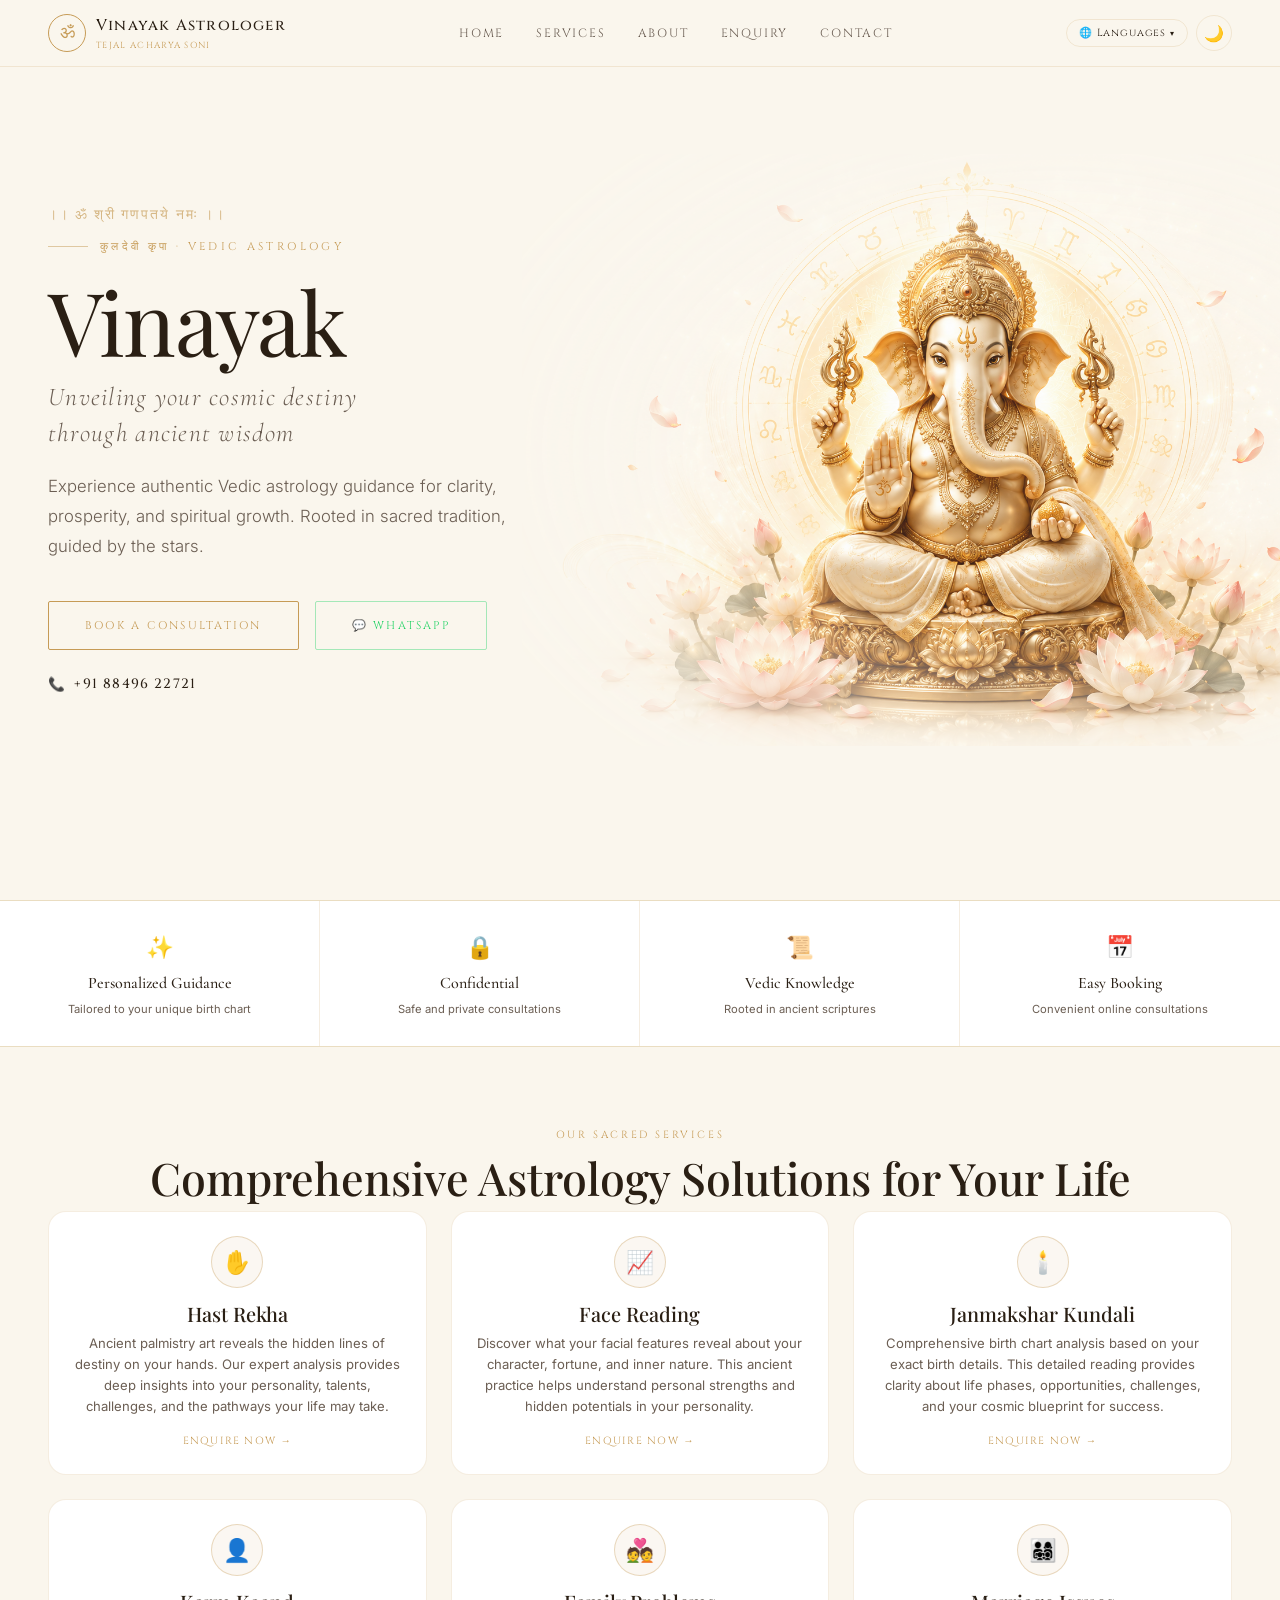
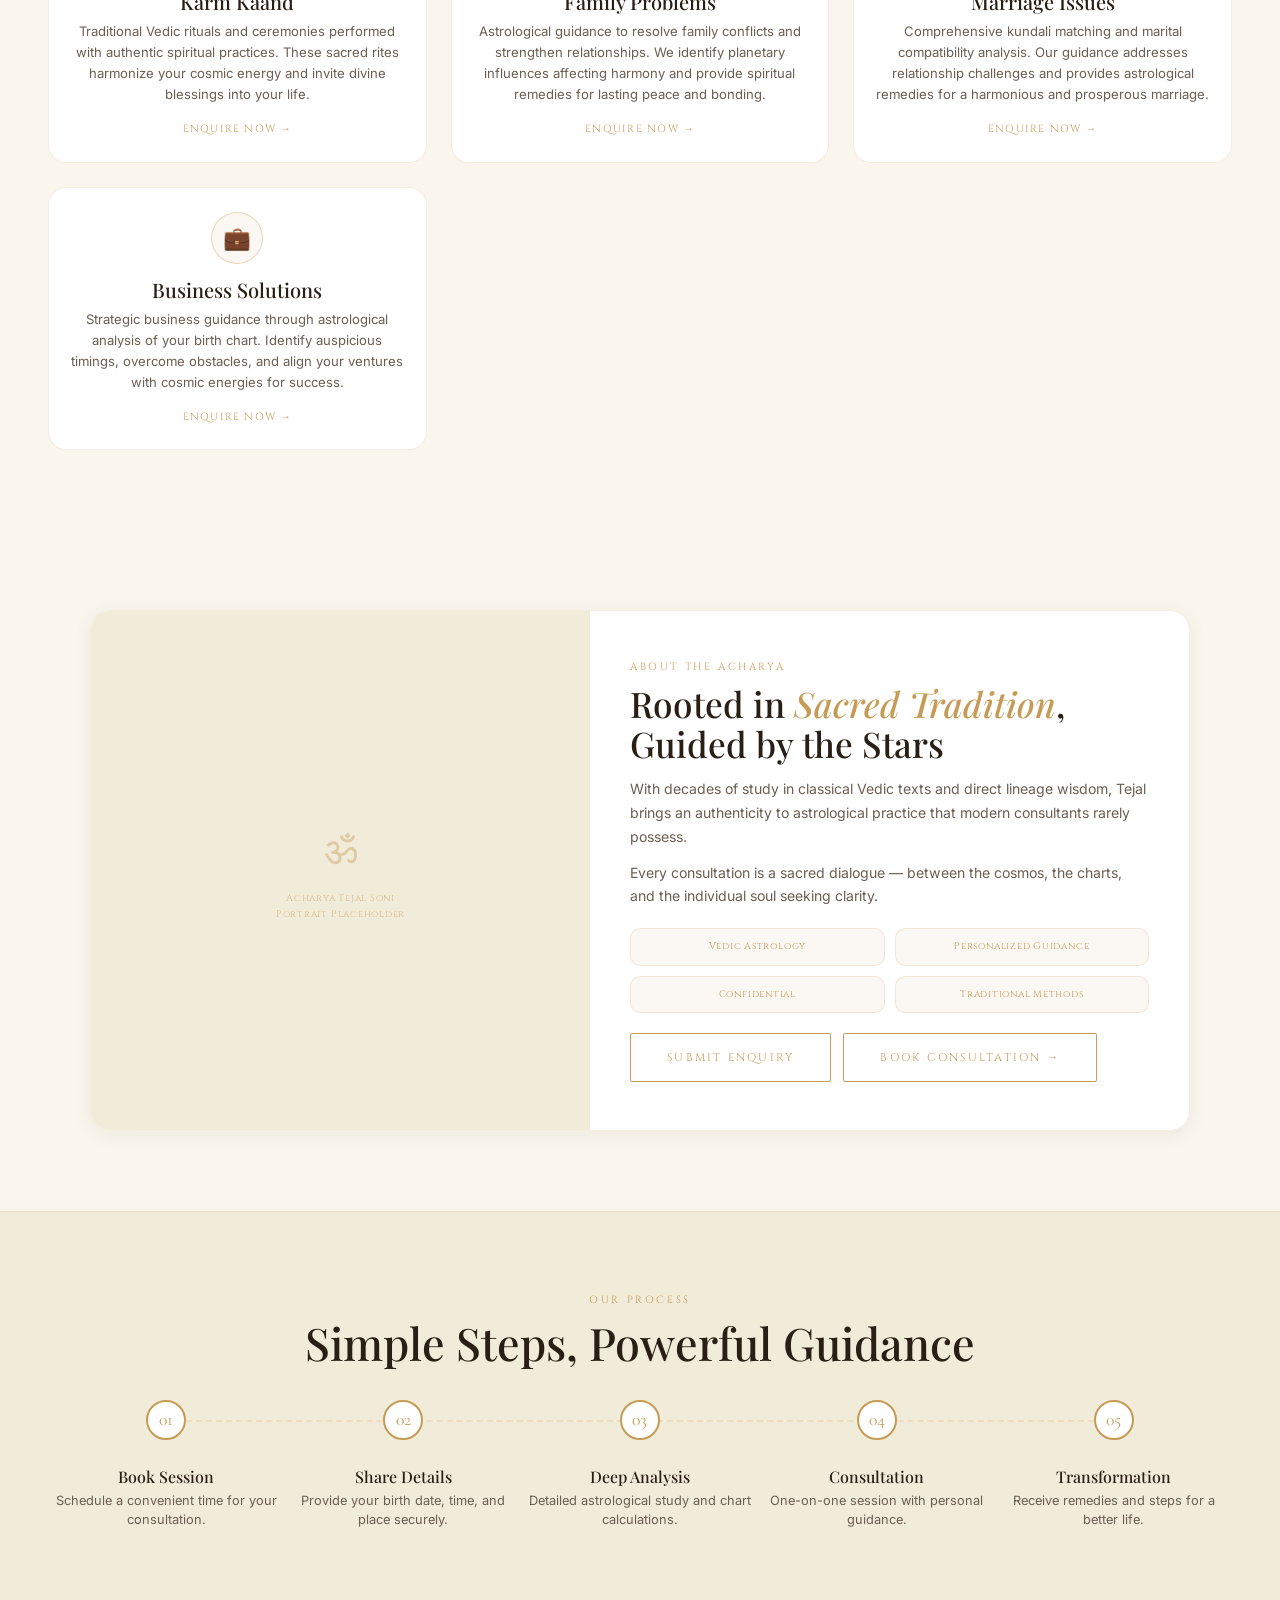
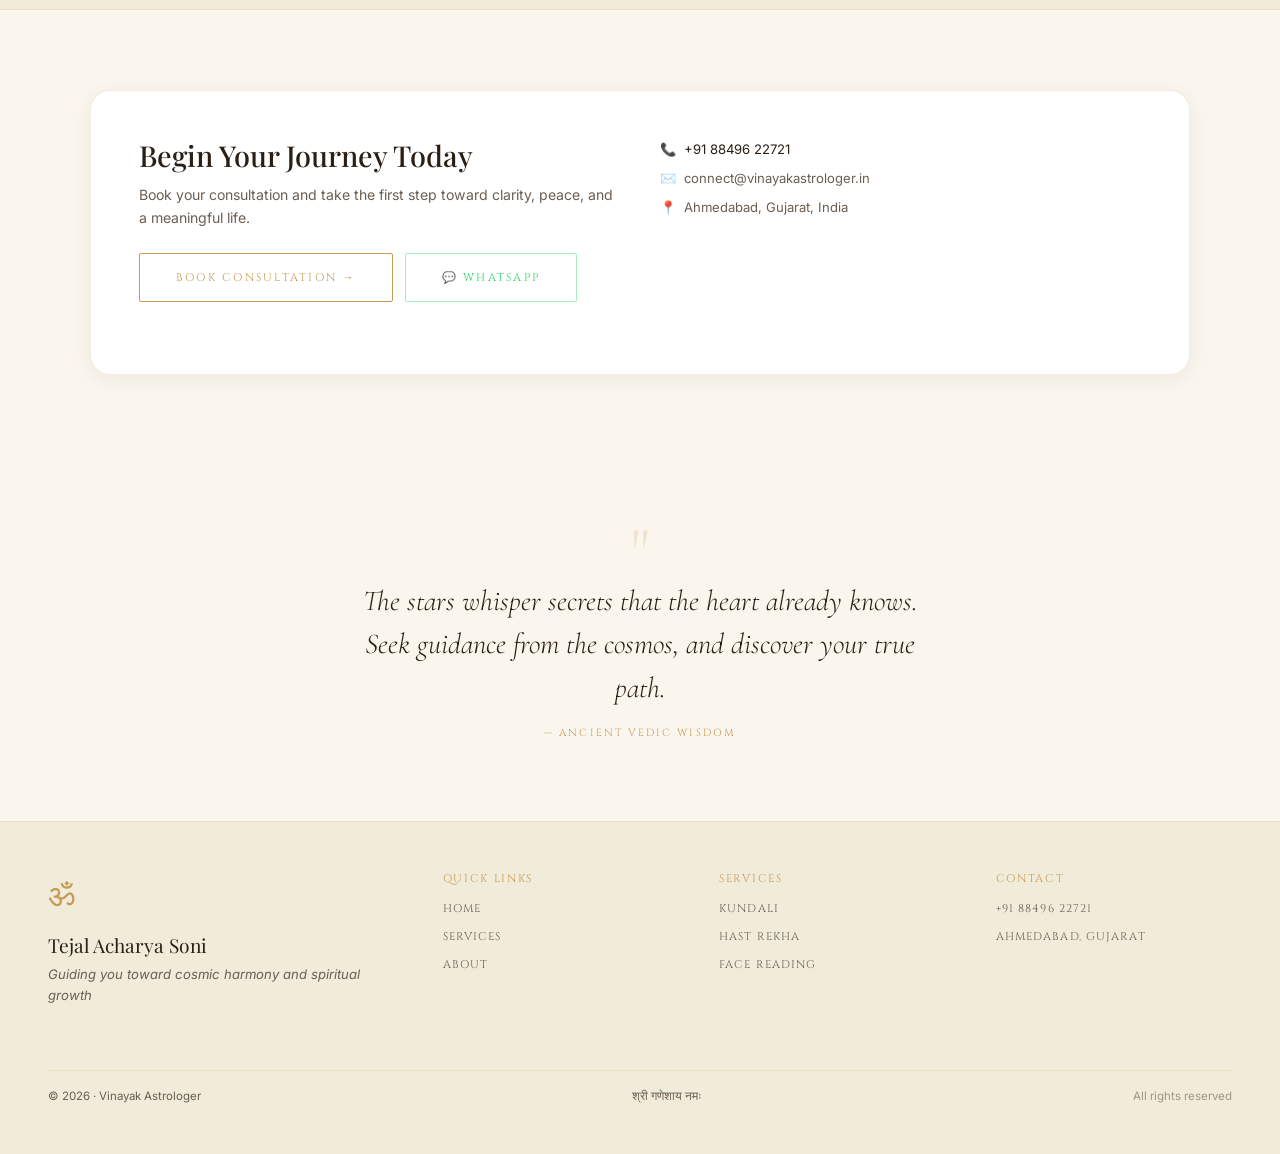
<file: index.html>
<!DOCTYPE html>
<html lang="en">
<head>
    <meta charset="UTF-8">
    <meta name="viewport" content="width=device-width, initial-scale=1.0">
    <meta name="description" content="Tejal Acharya Soni - Premium Vedic Astrology Services">
    <meta name="keywords" content="astrology, kundali, hast rekha, face reading, vaastu, family guidance">
    <title>Vinayak Astrologer | Tejal Acharya Soni</title>
    <link rel="preconnect" href="https://fonts.googleapis.com">
    <link rel="preconnect" href="https://fonts.gstatic.com" crossorigin>
    <link rel="stylesheet" href="styles.css">
</head>
<body>
    <!-- Drawer Overlay -->
    <div class="drawer-overlay" id="drawerOverlay"></div>

    <!-- NAV -->
    <nav class="nav">
        <button class="menu-toggle" id="menuToggle"><span></span><span></span><span></span></button>
        <div class="logo" onclick="navigateTo('home')">
            <div class="logo-om">ॐ</div>
            <div>
                <div class="logo-text" id="logoName"><span class="logo-full">Vinayak Astrologer</span><span class="logo-short">Vinayak</span></div>
                <div class="logo-sub" id="logoSubtitle">Tejal Acharya Soni</div>
            </div>
        </div>
        <div class="nav-links" id="navLinks">
            <a href="#" onclick="event.preventDefault(); navigateTo('home')" id="nav-home">Home</a>
            <a href="#" onclick="event.preventDefault(); navigateTo('services')" id="nav-services">Services</a>
            <a href="#" onclick="event.preventDefault(); navigateTo('about')" id="nav-about">About</a>
            <a href="#" onclick="event.preventDefault(); navigateTo('enquiry')" id="nav-enquiry">Enquiry</a>
            <a href="#" onclick="event.preventDefault(); navigateTo('contact')" id="nav-contact">Contact</a>
            
            <div class="mobile-only" style="margin-top:20px; border-top:1px solid var(--border); padding-top:20px; display:flex; align-items:center; justify-content:space-between">
                <span style="font-family:var(--font-a); font-size:0.75rem; letter-spacing:0.1em; color:var(--text-muted); text-transform:uppercase">Theme</span>
                <button class="theme-toggle" id="themeToggleMobile" style="position:static; margin:0" title="Toggle Theme">
                    <span id="themeIconMobile">🌙</span>
                </button>
            </div>
        </div>
        <div class="nav-actions">
            <div class="lang-dropdown" id="langDropdown">
                <button class="lang-btn" id="langBtn">🌐 Languages <span class="lang-arrow">▾</span></button>
                <ul class="lang-menu" id="langMenu">
                    <li data-lang="en" class="lang-option active">English</li>
                    <li data-lang="hi" class="lang-option">हिंदी</li>
                </ul>
            </div>
            <button class="theme-toggle" id="themeToggle" title="Toggle Theme"><span id="themeIcon">🌙</span></button>
        </div>
    </nav>

    <!-- ============ HOME PAGE ============ -->
    <section id="home" class="page-section">

        <!-- HERO -->
        <div class="hero">
            <div class="hero-inner">
                <div class="hero-text">
                    <div class="hero-blessing">।। ॐ श्री गणपतये नमः ।।</div>
                    <div class="hero-eyebrow">
                        <div class="hero-line"></div>
                        <span class="hero-eyebrow-text" id="eyebrow">कुलदेवी कृपा · Vedic Astrology</span>
                    </div>
                    <h1 id="hero-h1">Vinayak<br><em id="hero-em">Acharya Soni</em></h1>
                    <p class="hero-tagline" id="hero-tagline">Unveiling your cosmic destiny<br>through ancient wisdom</p>
                    <p class="hero-desc" id="hero-desc">Experience authentic Vedic astrology guidance for clarity, prosperity, and spiritual growth. Rooted in sacred tradition, guided by the stars.</p>
                </div>
                
                <div class="hero-visual">
                    <div class="hero-image">
                        <img src="ganpatiji_light_theme.png" alt="Shree Ganesh" class="light-img" loading="eager">
                        <img src="ganpatiji_dark_theme.png" alt="Shree Ganesh" class="dark-img" loading="eager">
                    </div>
                </div>

                <div class="hero-actions">
                    <div class="hero-ctas">
                        <button class="btn-primary" id="btn-book" onclick="openWhatsApp()">Book a Consultation →</button>
                        <button class="btn-whatsapp" onclick="openWhatsApp()">💬 WhatsApp</button>
                    </div>
                    <div class="hero-phone">
                        <span>📞</span>
                        <a href="tel:+918849622721">+91 88496 22721</a>
                    </div>
                </div>
            </div>
        </div>

        <!-- FEATURES -->
        <div class="features-strip fade-in">
            <div class="feature-card">
                <div class="feature-icon">✨</div>
                <div class="feature-title">Personalized Guidance</div>
                <div class="feature-desc">Tailored to your unique birth chart</div>
            </div>
            <div class="feature-card">
                <div class="feature-icon">🔒</div>
                <div class="feature-title">Confidential</div>
                <div class="feature-desc">Safe and private consultations</div>
            </div>
            <div class="feature-card">
                <div class="feature-icon">📜</div>
                <div class="feature-title">Vedic Knowledge</div>
                <div class="feature-desc">Rooted in ancient scriptures</div>
            </div>
            <div class="feature-card">
                <div class="feature-icon">📅</div>
                <div class="feature-title">Easy Booking</div>
                <div class="feature-desc">Convenient online consultations</div>
            </div>
        </div>

        <!-- SERVICES PREVIEW -->
        <div class="services-section fade-in">
            <div class="section-eyebrow" id="services-header">Our Sacred Services</div>
            <h2 class="section-title" id="services-subheader">Sacred Solutions for Every Life Aspect</h2>
            <div class="services-scroll">
                <div class="svc-card service-card"><div class="svc-icon service-icon">✋</div><h3 class="svc-name service-name">Hast Rekha</h3><p class="svc-desc service-desc">Ancient palmistry art reveals the hidden lines of destiny on your hands. Our expert analysis provides deep insights into your personality, talents, challenges, and the pathways your life may take.</p><a onclick="navigateTo('enquiry')" class="svc-link">Enquire Now →</a></div>
                <div class="svc-card service-card"><div class="svc-icon service-icon">📈</div><h3 class="svc-name service-name">Janmakshar Kundali</h3><p class="svc-desc service-desc">Comprehensive birth chart analysis based on your exact birth details. This detailed reading provides clarity about life phases, opportunities, challenges, and your cosmic blueprint for success.</p><a onclick="navigateTo('enquiry')" class="svc-link">Enquire Now →</a></div>
                <div class="svc-card service-card"><div class="svc-icon service-icon">🕯️</div><h3 class="svc-name service-name">Karm Kaand</h3><p class="svc-desc service-desc">Traditional Vedic rituals and ceremonies performed with authentic spiritual practices. These sacred rites harmonize your cosmic energy and invite divine blessings into your life.</p><a onclick="navigateTo('enquiry')" class="svc-link">Enquire Now →</a></div>
                <div class="svc-card service-card"><div class="svc-icon service-icon">👤</div><h3 class="svc-name service-name">Face Reading</h3><p class="svc-desc service-desc">Discover what your facial features reveal about your character, fortune, and inner nature. This ancient practice helps understand personal strengths and hidden potentials in your personality.</p><a onclick="navigateTo('enquiry')" class="svc-link">Enquire Now →</a></div>
                <div class="svc-card service-card"><div class="svc-icon service-icon">💑</div><h3 class="svc-name service-name">Marriage Issues</h3><p class="svc-desc service-desc">Comprehensive kundali matching and marital compatibility analysis. Our guidance addresses relationship challenges and provides astrological remedies for a harmonious and prosperous marriage.</p><a onclick="navigateTo('enquiry')" class="svc-link">Enquire Now →</a></div>
                <div class="svc-card service-card"><div class="svc-icon service-icon">👨‍👩‍👧‍👦</div><h3 class="svc-name service-name">Family Problems</h3><p class="svc-desc service-desc">Astrological guidance to resolve family conflicts and strengthen relationships. We identify planetary influences affecting harmony and provide spiritual remedies for lasting peace and bonding.</p><a onclick="navigateTo('enquiry')" class="svc-link">Enquire Now →</a></div>
                <div class="svc-card service-card"><div class="svc-icon service-icon">💼</div><h3 class="svc-name service-name">Business Solutions</h3><p class="svc-desc service-desc">Strategic business guidance through astrological analysis of your birth chart. Identify auspicious timings, overcome obstacles, and align your ventures with cosmic energies for success.</p><a onclick="navigateTo('enquiry')" class="svc-link">Enquire Now →</a></div>
            </div>
        </div>

        <!-- ABOUT PREVIEW -->
        <div class="about-section fade-in">
            <div class="about-card">
                <div class="about-img">
                    <div class="about-placeholder">
                        <div class="about-placeholder-icon">ॐ</div>
                        <div class="about-placeholder-text">Acharya Tejal Soni<br>Portrait Placeholder</div>
                    </div>
                </div>
                <div class="about-body">
                    <div class="section-eyebrow" style="text-align:left" id="aboutEyebrow">About the Acharya</div>
                    <h2 id="aboutTitle">Rooted in <em>Sacred Tradition</em>,<br>Guided by the Stars</h2>
                    <p id="aboutPara1">With decades of study in classical Vedic texts and direct lineage wisdom, Tejal brings an authenticity to astrological practice that modern consultants rarely possess.</p>
                    <p id="aboutPara2">Every consultation is a sacred dialogue — between the cosmos, the charts, and the individual soul seeking clarity.</p>
                    <div class="about-features">
                        <div class="about-feat">Vedic Astrology</div>
                        <div class="about-feat">Personalized Guidance</div>
                        <div class="about-feat">Confidential</div>
                        <div class="about-feat">Traditional Methods</div>
                    </div>
                    <div style="display:flex;gap:12px;flex-wrap:wrap">
                        <button class="btn-ghost" onclick="navigateTo('about')" id="btn-enquiry">Learn More →</button>
                        <button class="btn-primary" onclick="openWhatsApp()">Book Consultation →</button>
                    </div>
                </div>
            </div>
        </div>

        <!-- PROCESS -->
        <div class="process-section fade-in">
            <div class="section-eyebrow">Our Process</div>
            <h2 class="section-title">Simple Steps, Powerful Guidance</h2>
            <div style="height:24px"></div>
            <div class="process-steps">
                <div class="step"><div class="step-num">01</div><div class="step-content"><h4>Book Session</h4><p>Schedule a convenient time for your consultation.</p></div></div>
                <div class="step"><div class="step-num">02</div><div class="step-content"><h4>Share Details</h4><p>Provide your birth date, time, and place securely.</p></div></div>
                <div class="step"><div class="step-num">03</div><div class="step-content"><h4>Deep Analysis</h4><p>Detailed astrological study and chart calculations.</p></div></div>
                <div class="step"><div class="step-num">04</div><div class="step-content"><h4>Consultation</h4><p>One-on-one session with personal guidance.</p></div></div>
                <div class="step"><div class="step-num">05</div><div class="step-content"><h4>Transformation</h4><p>Receive remedies and steps for a better life.</p></div></div>
            </div>
        </div>

        <!-- CTA -->
        <div class="cta-section fade-in">
            <div class="cta-card">
                <div>
                    <h2>Begin Your Journey Today</h2>
                    <p>Book your consultation and take the first step toward clarity, peace, and a meaningful life.</p>
                    <div class="cta-btns">
                        <button class="btn-primary" onclick="openWhatsApp()">Book Consultation →</button>
                        <button class="btn-whatsapp" onclick="openWhatsApp()">💬 WhatsApp</button>
                    </div>
                </div>
                <div class="cta-contact">
                    <div class="cta-contact-item"><span>📞</span><a href="tel:+918849622721">+91 88496 22721</a></div>
                    <div class="cta-contact-item"><span>✉️</span><span>connect@vinayakastrologer.in</span></div>
                    <div class="cta-contact-item"><span>📍</span><span>Ahmedabad, Gujarat, India</span></div>
                </div>
            </div>
        </div>

        <!-- QUOTE -->
        <div class="quote-section fade-in">
            <span class="quote-mark">"</span>
            <p class="quote-text" id="quote-text">The stars whisper secrets that the heart already knows. Seek guidance from the cosmos, and discover your true path.</p>
            <div class="quote-source" id="quote-source">— Ancient Vedic Wisdom</div>
        </div>

    </section>

    <!-- ============ SERVICES PAGE ============ -->
    <section id="services" class="page-section hidden-page">
        <div class="page-header"><h1 id="services-header-page">Our Sacred Services</h1><p>Comprehensive Astrology Solutions for Your Life</p></div>
        <div class="services-section" style="padding-top:24px">
            <div class="services-scroll" style="display:grid;grid-template-columns:repeat(auto-fill,minmax(280px,1fr));gap:20px;padding:0 20px;overflow:visible;max-width:1100px;margin:0 auto">
                <div class="svc-card service-card"><div class="svc-icon service-icon">✋</div><h3 class="svc-name service-name">Hast Rekha</h3><p class="svc-desc service-desc">Ancient palmistry art reveals the hidden lines of destiny on your hands. Our expert analysis provides deep insights into your personality, talents, challenges, and the pathways your life may take.</p></div>
                <div class="svc-card service-card"><div class="svc-icon service-icon">👤</div><h3 class="svc-name service-name">Face Reading</h3><p class="svc-desc service-desc">Discover what your facial features reveal about your character, fortune, and inner nature. This ancient practice helps understand personal strengths and hidden potentials in your personality.</p></div>
                <div class="svc-card service-card"><div class="svc-icon service-icon">📈</div><h3 class="svc-name service-name">Janmakshar Kundali</h3><p class="svc-desc service-desc">Comprehensive birth chart analysis based on your exact birth details. This detailed reading provides clarity about life phases, opportunities, challenges, and your cosmic blueprint for success.</p></div>
                <div class="svc-card service-card"><div class="svc-icon service-icon">🕯️</div><h3 class="svc-name service-name">Karm Kaand</h3><p class="svc-desc service-desc">Traditional Vedic rituals and ceremonies performed with authentic spiritual practices. These sacred rites harmonize your cosmic energy and invite divine blessings into your life.</p></div>
                <div class="svc-card service-card"><div class="svc-icon service-icon">👨‍👩‍👧‍👦</div><h3 class="svc-name service-name">Family Problems</h3><p class="svc-desc service-desc">Astrological guidance to resolve family conflicts and strengthen relationships. We identify planetary influences affecting harmony and provide spiritual remedies for lasting peace and bonding.</p></div>
                <div class="svc-card service-card"><div class="svc-icon service-icon">💑</div><h3 class="svc-name service-name">Marriage Issues</h3><p class="svc-desc service-desc">Comprehensive kundali matching and marital compatibility analysis. Our guidance addresses relationship challenges and provides astrological remedies for a harmonious and prosperous marriage.</p></div>
                <div class="svc-card service-card"><div class="svc-icon service-icon">💼</div><h3 class="svc-name service-name">Business Solutions</h3><p class="svc-desc service-desc">Strategic business guidance through astrological analysis of your birth chart. Identify auspicious timings, overcome obstacles, and align your ventures with cosmic energies for success.</p></div>
            </div>
        </div>
    </section>

    <!-- ============ ABOUT PAGE ============ -->
    <section id="about" class="page-section hidden-page">
        <div class="page-header"><h1>About the Acharya</h1><p>Tradition, Wisdom, Authenticity</p></div>
        <div class="page-content">
            <div class="about-card" style="border-radius:18px;overflow:hidden">
                <div class="about-img"><div class="about-placeholder"><div class="about-placeholder-icon">ॐ</div><div class="about-placeholder-text">Acharya Portrait</div></div></div>
                <div class="about-body">
                    <h2>Rooted in <em>Sacred Tradition</em></h2>
                    <p id="aboutPara1-page">With decades of study in classical Vedic texts and direct lineage wisdom, Tejal brings an authenticity to astrological practice that modern consultants rarely possess.</p>
                    <p id="aboutPara2-page">Every consultation is a sacred dialogue — between the cosmos, the charts, and the individual soul seeking clarity.</p>
                </div>
            </div>
        </div>
    </section>

    <!-- ============ ENQUIRY PAGE ============ -->
    <section id="enquiry" class="page-section hidden-page">
        <div class="page-header"><h1 id="enquiry-title">Enquiry Form</h1><p id="enquiry-subtitle">Begin Your Journey to Cosmic Clarity</p></div>
        <div class="page-content">
            <div class="form-card">
                <form id="enquiryForm" onsubmit="submitEnquiry(event)">
                    <div class="form-group"><label for="fullName" id="form-label-name">Full Name</label><input type="text" id="fullName" name="fullName" required placeholder="Enter your full name"></div>
                    <div class="form-group"><label for="birthDate" id="form-label-date">Birth Date</label><input type="date" id="birthDate" name="birthDate" required></div>
                    <div class="form-group"><label for="birthTime" id="form-label-time">Birth Time</label><input type="time" id="birthTime" name="birthTime" required></div>
                    <div class="form-group"><label for="birthPlace" id="form-label-place">Birth Place</label><input type="text" id="birthPlace" name="birthPlace" required placeholder="City/Town, Country"></div>
                    <div class="form-group"><label for="userQuery" id="form-label-query">Your Query</label><input type="text" id="userQuery" name="userQuery" required placeholder="What are you enquiring for?"></div>
                    <button type="submit" class="btn-primary btn-large" id="form-submit">📨 Send Enquiry via WhatsApp</button>
                </form>
            </div>
            <div class="enquiry-info">
                <h3 id="enquiry-next-title">What Happens Next?</h3>
                <ul style="list-style:none;padding:0">
                    <li id="enquiry-li1"><span style="color:var(--gold)">✦</span> Your enquiry will be sent directly to TejalBen via WhatsApp</li>
                    <li id="enquiry-li2"><span style="color:var(--gold)">✦</span> We'll review your birth details and cosmic information</li>
                    <li id="enquiry-li3"><span style="color:var(--gold)">✦</span> Our team will contact you to schedule a personalized consultation</li>
                    <li id="enquiry-li4"><span style="color:var(--gold)">✦</span> You'll receive comprehensive guidance tailored to your needs</li>
                </ul>
            </div>
        </div>
    </section>

    <!-- ============ CONTACT PAGE ============ -->
    <section id="contact" class="page-section hidden-page">
        <div class="page-header"><h1 id="contactPageTitle">Contact Us</h1><p id="contactPageSubtitle">Connect With Tejal Acharya Soni</p></div>
        <div class="page-content">
            <div class="contact-card">
                <div style="font-size:2.5rem;color:var(--gold);font-family:var(--font-t);margin-bottom:12px">ॐ</div>
                <h2 id="contactTitle">Tejal Acharya Soni</h2>
                <div class="info-row"><span class="label" id="contact-phone-label">Phone / WhatsApp</span><span class="value">+91 8849622721</span></div>
                <div class="contact-btns">
                    <button class="btn-whatsapp" id="contact-whatsapp" onclick="openWhatsApp()">💬 WhatsApp</button>
                    <button class="btn-ghost" id="contact-call" onclick="openCall()">📞 Call Now</button>
                </div>
                <div class="info-text">
                    <h4 id="contact-message-title">Get in Touch</h4>
                    <p id="contact-message-p1">Have questions about our services? Want to book a consultation? Feel free to reach out through WhatsApp or call us directly.</p>
                    <p id="contact-message-p2">For enquiries, we also have a dedicated form available to gather your birth details for accurate guidance.</p>
                </div>
            </div>
        </div>
    </section>

    <!-- FOOTER -->
    <footer class="footer">
        <div class="footer-brand-col">
            <div class="footer-logo">ॐ</div>
            <div class="footer-brand" id="footerName">Tejal Acharya Soni</div>
            <p class="footer-tagline" id="footerTagline">Guiding you toward cosmic harmony and spiritual growth</p>
        </div>
        <div>
            <div class="footer-col-title">Quick Links</div>
            <div class="footer-links"><a onclick="navigateTo('home')">Home</a><a onclick="navigateTo('services')">Services</a><a onclick="navigateTo('about')">About</a></div>
        </div>
        <div>
            <div class="footer-col-title">Services</div>
            <div class="footer-links"><a onclick="navigateTo('services')">Kundali</a><a onclick="navigateTo('services')">Hast Rekha</a><a onclick="navigateTo('services')">Face Reading</a></div>
        </div>
        <div>
            <div class="footer-col-title">Contact</div>
            <div class="footer-links"><a href="tel:+918849622721">+91 88496 22721</a><a>Ahmedabad, Gujarat</a></div>
        </div>
        <div class="footer-bottom">
            <div>© 2026 · <span id="footerText">Vinayak Astrologer</span></div>
            <div>श्री गणेशाय नमः</div>
            <div id="footerRights" style="opacity:.6">All rights reserved</div>
        </div>
    </footer>

    <!-- STICKY BOTTOM BAR -->
    <div class="sticky-bar">
        <button class="sticky-btn sb-call" onclick="openCall()"><span>📞</span> Call</button>
        <button class="sticky-btn sb-wa" onclick="openWhatsApp()"><span>💬</span> WhatsApp</button>
        <button class="sticky-btn sb-book" onclick="navigateTo('enquiry')"><span>📅</span> Book</button>
    </div>

    <script src="script.js"></script>
    <script>
    // Scroll animations
    const obs=new IntersectionObserver(e=>{e.forEach(en=>{if(en.isIntersecting)en.target.classList.add('visible')})},{threshold:.1});
    document.querySelectorAll('.fade-in').forEach(el=>obs.observe(el));
    </script>
</body>
</html>
</file>
<file: styles.css>
@import url('https://fonts.googleapis.com/css2?family=Cormorant+Garamond:ital,wght@0,300;0,400;0,500;0,600;0,700;1,400&family=Playfair+Display:ital,wght@0,400;0,500;0,600;0,700;1,400&family=Inter:wght@300;400;500;600&family=Cinzel:wght@400;500;600&display=swap');
*{margin:0;padding:0;box-sizing:border-box}
:root{
--bg:#faf6ed;--bg-alt:#f1ebd9;--surface:#FFFFFF;--surface-glass:rgba(250,246,237,0.92);
--text:#2A1F14;--text-muted:#6B5E53;--gold:#C69B56;--gold-hover:#B8872E;--gold-light:#EBD9B4;--gold-pale:rgba(198,155,86,0.08);
--border:rgba(198,155,86,0.18);--border-strong:rgba(198,155,86,0.35);
--shadow:0 4px 20px rgba(42,31,20,0.06);--shadow-card:0 8px 30px rgba(42,31,20,0.08);
--font-h:'Playfair Display',serif;--font-t:'Cormorant Garamond',serif;--font-b:'Inter',sans-serif;--font-a:'Cinzel',serif;
}
html.dark-mode{
--bg:#000000;--bg-alt:#0a0a0a;--surface:#111111;--surface-glass:rgba(0,0,0,0.92);
--text:#F0E8D8;--text-muted:#A89A88;--gold:#D4AF37;--gold-hover:#E8C84A;--gold-light:#6B5B3A;--gold-pale:rgba(212,175,55,0.06);
--border:rgba(212,175,55,0.15);--border-strong:rgba(212,175,55,0.3);
--shadow:0 4px 20px rgba(0,0,0,0.4);--shadow-card:0 8px 30px rgba(0,0,0,0.5);
}
html{scroll-behavior:smooth}
body{background:var(--bg);color:var(--text);font-family:var(--font-b);font-size:16px;line-height:1.6;overflow-x:hidden;transition:background .4s,color .4s;-webkit-font-smoothing:antialiased;padding-bottom:72px}
h1,h2,h3,h4{font-family:var(--font-h);font-weight:500;line-height:1.15}
em{font-style:italic;color:var(--gold)}
.logo-short{display:none}
/* NAV */
.nav{position:fixed;top:0;width:100%;z-index:1000;display:flex;align-items:center;justify-content:space-between;padding:12px 16px;background:var(--surface-glass);backdrop-filter:blur(14px);-webkit-backdrop-filter:blur(14px);border-bottom:1px solid var(--border);transition:all .3s}
.logo{display:flex;align-items:center;gap:10px;cursor:pointer}
.logo-om{width:38px;height:38px;border-radius:50%;border:1.5px solid var(--gold);display:flex;align-items:center;justify-content:center;font-size:1.1rem;color:var(--gold);font-family:var(--font-t)}
.logo-text{font-family:var(--font-a);font-size:.95rem;font-weight:500;color:var(--text);letter-spacing:.08em}
.logo-sub{font-family:var(--font-a);font-size:.55rem;color:var(--gold);letter-spacing:.15em;text-transform:uppercase}
.nav-actions{display:flex;align-items:center;gap:8px}
.menu-toggle{display:flex;flex-direction:column;gap:5px;background:none;border:none;cursor:pointer;padding:8px}
.menu-toggle span{width:22px;height:2px;background:var(--gold);transition:.3s;display:block}
.theme-toggle{background:none;border:1px solid var(--border);border-radius:50%;width:36px;height:36px;display:flex;align-items:center;justify-content:center;cursor:pointer;color:var(--text);font-size:1rem;transition:all .3s}
.theme-toggle:hover{border-color:var(--gold);color:var(--gold)}
/* Lang */
.lang-dropdown{position:relative}
.lang-btn{background:none;border:1px solid var(--border);padding:6px 12px;border-radius:18px;font-family:var(--font-a);font-size:.65rem;letter-spacing:.08em;color:var(--text);cursor:pointer;display:flex;align-items:center;gap:4px;transition:all .3s;white-space:nowrap}
.lang-btn:hover{border-color:var(--gold);color:var(--gold)}
.lang-arrow{font-size:8px;transition:transform .25s}
.lang-dropdown.open .lang-arrow{transform:rotate(180deg)}
.lang-menu{display:none;position:absolute;top:calc(100% + 8px);right:0;min-width:110px;background:var(--surface);border:1px solid var(--border);border-radius:10px;box-shadow:var(--shadow-card);list-style:none;padding:4px 0;z-index:200}
.lang-dropdown.open .lang-menu{display:block}
.lang-option{padding:8px 16px;font-family:var(--font-a);font-size:.75rem;color:var(--text);cursor:pointer;transition:all .15s}
.lang-option:hover{background:var(--gold-pale);color:var(--gold)}
.lang-option.active{color:var(--gold)}
/* Desktop nav */
.nav-links{display:none}
@media(min-width:1024px){
.nav{padding:14px 48px}
.menu-toggle{display:none}
.nav-links{display:flex;align-items:center;gap:32px}
.nav-links a{font-family:var(--font-a);font-size:.75rem;letter-spacing:.15em;text-transform:uppercase;color:var(--text-muted);text-decoration:none;cursor:pointer;transition:color .25s;position:relative;padding:4px 0}
.nav-links a:hover,.nav-links a.active{color:var(--gold)}
.nav-links a::after{content:'';position:absolute;bottom:0;left:0;width:0;height:1px;background:var(--gold);transition:width .3s}
.nav-links a:hover::after{width:100%}
}
/* Mobile drawer */
@media(max-width:1023px){
.nav-links{position:fixed;top:0;left:-100%;width:80%;max-width:320px;height:100vh;background:var(--surface);z-index:2000;flex-direction:column;padding:32px 24px;gap:20px;transition:left .35s ease;box-shadow:var(--shadow-card);overflow-y:auto}
.nav-links.active{display:flex;left:0}
.nav-links a{font-family:var(--font-a);font-size:1.1rem;color:var(--text);text-decoration:none;cursor:pointer;letter-spacing:.08em}
.drawer-overlay{position:fixed;top:0;left:0;width:100%;height:100%;background:rgba(0,0,0,.4);z-index:999;opacity:0;visibility:hidden;transition:all .35s}
.drawer-overlay.active{opacity:1;visibility:visible}
}
/* BUTTONS */
.btn-primary{background:transparent;color:var(--gold);border:1px solid var(--gold);padding:12px 24px;border-radius:2px;font-family:var(--font-a);font-size:.6rem;letter-spacing:.2em;text-transform:uppercase;cursor:pointer;transition:all .5s cubic-bezier(0.19,1,0.22,1);display:inline-flex;align-items:center;gap:12px;position:relative;overflow:hidden;z-index:1}
.btn-primary::before{content:'';position:absolute;top:0;left:0;width:100%;height:100%;background:var(--gold);z-index:-1;transform:scaleX(0);transform-origin:right;transition:transform .5s cubic-bezier(0.19,1,0.22,1)}
.btn-primary:hover{color:var(--bg)}
.btn-primary:hover::before{transform:scaleX(1);transform-origin:left}
.btn-ghost{background:transparent;color:var(--gold);border:1px solid var(--gold);padding:12px 24px;border-radius:2px;font-family:var(--font-a);font-size:.6rem;letter-spacing:.2em;text-transform:uppercase;cursor:pointer;transition:all .5s;display:inline-flex;align-items:center;gap:12px}
.btn-ghost:hover{background:var(--gold-pale)}
.btn-whatsapp{background:transparent;color:#25D366;border:1px solid rgba(37,211,102,0.4);padding:12px 24px;border-radius:2px;font-family:var(--font-a);font-size:.6rem;letter-spacing:.2em;text-transform:uppercase;cursor:pointer;transition:all .5s cubic-bezier(0.19,1,0.22,1);display:inline-flex;align-items:center;gap:12px;position:relative;overflow:hidden;z-index:1}
.btn-whatsapp::before{content:'';position:absolute;top:0;left:0;width:100%;height:100%;background:#25D366;z-index:-1;transform:scaleX(0);transform-origin:right;transition:transform .5s cubic-bezier(0.19,1,0.22,1)}
.btn-whatsapp:hover{color:#fff;border-color:#25D366}
.btn-whatsapp:hover::before{transform:scaleX(1);transform-origin:left}
/* Theme image toggle */
.hero-image .light-img{display:block}
.hero-image .dark-img{display:none}
html.dark-mode .hero-image .light-img{display:none}
html.dark-mode .hero-image .dark-img{display:block}
/* HERO */
.hero{position:relative;padding:120px 16px 32px;overflow:hidden;min-height:95vh;display:flex;align-items:center}
.hero-inner{max-width:1300px;margin:0 auto;width:100%;position:relative;z-index:2;display:flex;flex-direction:column;align-items:center;text-align:center}
.hero-text{position:relative;z-index:3;max-width:600px;margin:0 auto}
.hero-blessing{font-family:var(--font-t);font-size:.85rem;color:var(--gold);opacity:.7;margin-bottom:12px;letter-spacing:.15em;text-transform:uppercase}
.hero-eyebrow{display:flex;align-items:center;justify-content:center;gap:12px;margin-bottom:24px}
.hero-line{height:1px;width:40px;background:var(--gold);opacity:.5}
.hero-eyebrow-text{font-family:var(--font-a);font-size:.7rem;letter-spacing:.3em;text-transform:uppercase;color:var(--gold);font-weight:400}
.hero h1{font-family:var(--font-h);font-size:clamp(3.5rem, 12vw, 5.5rem);font-weight:400;color:var(--text);margin-bottom:16px;line-height:0.95;letter-spacing:-0.02em}
.hero h1 em{font-size:inherit;font-weight:400;display:block;color:var(--gold);font-style:italic}
.hero-tagline{font-family:var(--font-t);font-size:clamp(1.2rem, 4vw, 1.6rem);color:var(--text-muted);font-style:italic;line-height:1.4;margin-bottom:20px;letter-spacing:0.05em;font-weight:300}
.hero-desc{font-size:.95rem;color:var(--text-muted);line-height:1.8;margin-bottom:32px;max-width:500px;margin-left:auto;margin-right:auto;font-weight:300}
.hero-visual{position:relative;z-index:1;width:100%;display:flex;justify-content:center;margin-top:-20px;margin-bottom:-10px;pointer-events:none}
.hero-image{width:220%;max-width:900px;position:relative;left:50%;transform:translateX(-50%)}
.hero-image img{width:100%;height:auto;display:block;-webkit-mask-image:linear-gradient(to bottom, #000 60%, transparent 100%);mask-image:linear-gradient(to bottom, #000 60%, transparent 100%)}
.hero-actions{position:relative;z-index:4;display:flex;flex-direction:column;align-items:center;margin-top:20px}
.hero-ctas{display:flex;gap:16px;flex-wrap:wrap;justify-content:center;margin-bottom:24px}
.hero-phone{display:flex;align-items:center;gap:8px;font-size:.85rem;color:var(--text-muted);letter-spacing:.1em}
.hero-phone a{color:var(--text);text-decoration:none;font-family:var(--font-a);font-weight:500}
/* Features strip */
.features-strip{display:grid;grid-template-columns:1fr 1fr;gap:12px;padding:24px 16px;background:var(--bg-alt);border-top:1px solid var(--border);border-bottom:1px solid var(--border)}
.feature-card{background:var(--surface);border:1px solid var(--border);border-radius:14px;padding:16px 14px;text-align:center;display:flex;flex-direction:column;align-items:center;gap:6px}
.feature-icon{font-size:1.4rem;color:var(--gold)}
.feature-title{font-family:var(--font-t);font-size:1rem;color:var(--text);font-weight:500}
.feature-desc{font-size:.7rem;color:var(--text-muted);line-height:1.4}
/* SERVICES SECTION */
.section-eyebrow{font-family:var(--font-a);font-size:.65rem;letter-spacing:.25em;text-transform:uppercase;color:var(--gold);text-align:center;margin-bottom:8px}
.section-title{font-family:var(--font-h);font-size:2rem;text-align:center;margin-bottom:8px;color:var(--text)}
.section-sub{font-size:.9rem;color:var(--text-muted);text-align:center;font-style:italic;margin-bottom:32px}
.services-section{padding:48px 0}
.services-scroll{display:flex;overflow-x:auto;gap:16px;padding:0 16px 16px;scroll-snap-type:x mandatory;scrollbar-width:none;-ms-overflow-style:none}
.services-scroll::-webkit-scrollbar{display:none}
.svc-card{scroll-snap-align:center;flex:0 0 78%;max-width:300px;background:var(--surface);border:1px solid var(--border);border-radius:18px;padding:24px 20px;display:flex;flex-direction:column;align-items:center;text-align:center;transition:all .3s}
html.dark-mode .svc-card{border-color:var(--border-strong)}
.svc-card:hover{transform:translateY(-4px);box-shadow:var(--shadow-card)}
.svc-icon{width:52px;height:52px;border-radius:50%;border:1.5px solid var(--border-strong);display:flex;align-items:center;justify-content:center;font-size:1.4rem;color:var(--gold);margin-bottom:14px;background:var(--gold-pale)}
.svc-card:hover .svc-icon{background:var(--gold);color:#fff;border-color:var(--gold)}
.svc-name{font-family:var(--font-h);font-size:1.25rem;margin-bottom:8px;color:var(--text)}
.svc-desc{font-size:.82rem;color:var(--text-muted);line-height:1.6;margin-bottom:16px;flex-grow:1}
.svc-link{font-family:var(--font-a);font-size:.65rem;letter-spacing:.12em;color:var(--gold);text-transform:uppercase;text-decoration:none;display:flex;align-items:center;gap:4px;cursor:pointer}
/* ABOUT SECTION */
.about-section{padding:48px 16px}
.about-card{background:var(--surface);border:1px solid var(--border);border-radius:20px;overflow:hidden;box-shadow:var(--shadow)}
html.dark-mode .about-card{border-color:var(--border-strong)}
.about-img{width:100%;aspect-ratio:4/3;background:var(--bg-alt);display:flex;align-items:center;justify-content:center;color:var(--gold);position:relative;overflow:hidden}
html.dark-mode .about-img{border-bottom:2px solid var(--border-strong)}
.about-placeholder{text-align:center;padding:24px}
.about-placeholder-icon{font-size:2.5rem;opacity:.4;font-family:var(--font-t);margin-bottom:8px}
.about-placeholder-text{font-family:var(--font-a);font-size:.6rem;letter-spacing:.08em;opacity:.6}
.about-body{padding:24px 20px}
.about-body h2{font-size:1.6rem;margin-bottom:12px}
.about-body p{font-size:.88rem;color:var(--text-muted);line-height:1.7;margin-bottom:12px}
.about-features{display:grid;grid-template-columns:1fr 1fr;gap:10px;margin:20px 0}
.about-feat{background:var(--gold-pale);border:1px solid var(--border);border-radius:10px;padding:10px;text-align:center;font-family:var(--font-a);font-size:.6rem;letter-spacing:.08em;color:var(--gold)}
/* PROCESS SECTION */
.process-section{padding:48px 16px;background:var(--bg-alt);border-top:1px solid var(--border);border-bottom:1px solid var(--border)}
.process-steps{display:flex;flex-direction:column;gap:20px;max-width:500px;margin:0 auto}
.step{display:flex;gap:16px;align-items:flex-start}
.step-num{width:40px;height:40px;border-radius:50%;border:2px solid var(--gold);display:flex;align-items:center;justify-content:center;font-family:var(--font-t);font-size:1.1rem;color:var(--gold);flex-shrink:0;background:var(--surface)}
.step:hover .step-num{background:var(--gold);color:#fff}
.step-content h4{font-family:var(--font-h);font-size:1rem;margin-bottom:4px;color:var(--text)}
.step-content p{font-size:.8rem;color:var(--text-muted);line-height:1.5}
/* CTA SECTION */
.cta-section{padding:48px 16px;text-align:center}
.cta-card{background:var(--surface);border:1px solid var(--border);border-radius:20px;padding:32px 24px;box-shadow:var(--shadow)}
html.dark-mode .cta-card{border-color:var(--border-strong);background:var(--bg-alt)}
.cta-card h2{font-size:1.8rem;margin-bottom:12px}
.cta-card p{font-size:.88rem;color:var(--text-muted);margin-bottom:24px;line-height:1.6}
.cta-btns{display:flex;flex-direction:column;gap:12px;margin-bottom:24px}
.cta-contact{display:flex;flex-direction:column;gap:8px;font-size:.82rem;color:var(--text-muted)}
.cta-contact a{color:var(--text);text-decoration:none}
.cta-contact-item{display:flex;align-items:center;gap:8px;justify-content:center}
/* QUOTE */
.quote-section{padding:48px 24px;text-align:center}
.quote-mark{font-family:var(--font-t);font-size:4rem;color:var(--gold);opacity:.2;line-height:.5;display:block;margin-bottom:12px}
.quote-text{font-family:var(--font-t);font-size:1.3rem;font-weight:300;font-style:italic;color:var(--text);max-width:600px;margin:0 auto;line-height:1.5}
.quote-source{font-family:var(--font-a);font-size:.65rem;letter-spacing:.2em;color:var(--gold);text-transform:uppercase;margin-top:16px}
/* FOOTER */
.footer{background:var(--bg-alt);border-top:1px solid var(--border);padding:40px 16px 16px;text-align:center;transition:background .4s}
.footer-logo{font-size:2rem;font-family:var(--font-t);color:var(--gold);margin-bottom:8px}
.footer-brand{font-family:var(--font-h);font-size:1.2rem;margin-bottom:4px;color:var(--text)}
.footer-tagline{font-size:.82rem;color:var(--text-muted);font-style:italic;margin-bottom:24px}
.footer-links{display:flex;flex-wrap:wrap;justify-content:center;gap:16px;margin-bottom:24px}
.footer-links a{font-family:var(--font-a);font-size:.7rem;letter-spacing:.1em;color:var(--text-muted);text-decoration:none;text-transform:uppercase;cursor:pointer;transition:color .2s}
.footer-links a:hover{color:var(--gold)}
.footer-bottom{border-top:1px solid var(--border);padding-top:16px;font-size:.72rem;color:var(--text-muted);display:flex;flex-direction:column;gap:4px}
/* STICKY BOTTOM BAR */
.sticky-bar{position:fixed;bottom:0;left:0;width:100%;background:var(--surface-glass);backdrop-filter:blur(14px);-webkit-backdrop-filter:blur(14px);border-top:1px solid var(--border);padding:8px 12px;display:flex;gap:8px;z-index:999}
.sticky-btn{flex:1;padding:10px 8px;border-radius:12px;font-family:var(--font-a);font-size:.6rem;font-weight:600;letter-spacing:.05em;text-transform:uppercase;text-align:center;text-decoration:none;display:flex;align-items:center;justify-content:center;gap:4px;cursor:pointer;border:none;transition:all .2s}
.sb-call{background:var(--bg-alt);color:var(--text);border:1px solid var(--border)}
.sb-wa{background:#25D366;color:#fff}
.sb-book{background:var(--gold);color:#fff}
/* UTILITIES */
.hidden-page{display:none!important}
.fade-in{opacity:0;transform:translateY(20px);transition:opacity .7s,transform .7s}
.fade-in.visible{opacity:1;transform:translateY(0)}
/* Hero specific layout for actions */
.hero-actions{display:flex;flex-direction:column}
.hero-inner{display:flex;flex-direction:column}

.mobile-only{display:block}
@media(min-width:1024px){
    .mobile-only{display:none!important}
}
/* PAGES (non-homepage) */
.page-header{padding:80px 24px 40px;text-align:center;background:var(--bg)}
.page-header h1{font-size:2.2rem;margin-bottom:8px}
.page-header p{font-size:1rem;color:var(--text-muted);font-style:italic}
.page-content{max-width:600px;margin:0 auto;padding:32px 20px}
.form-card{background:var(--surface);border:1px solid var(--border);border-radius:18px;padding:28px 20px;box-shadow:var(--shadow)}
.form-group{margin-bottom:18px}
.form-group label{display:block;font-family:var(--font-a);font-size:.65rem;letter-spacing:.1em;color:var(--gold);margin-bottom:6px;text-transform:uppercase}
.form-group input{width:100%;padding:12px;background:var(--bg);border:1px solid var(--border);border-radius:10px;color:var(--text);font-family:var(--font-b);font-size:.9rem;transition:border .2s}
.form-group input:focus{outline:none;border-color:var(--gold)}
.btn-large{width:100%}
.contact-card{background:var(--surface);border:1px solid var(--border);border-radius:18px;padding:32px 24px;text-align:center;box-shadow:var(--shadow)}
.contact-card h2{font-size:2rem;margin-bottom:16px}
.info-row{display:flex;flex-direction:column;gap:4px;align-items:center;margin-bottom:20px}
.info-row .label{font-family:var(--font-a);font-size:.65rem;letter-spacing:.1em;color:var(--gold);text-transform:uppercase}
.info-row .value{font-size:1.15rem;font-weight:500}
.contact-btns{display:flex;flex-direction:column;gap:12px}
.info-text{margin-top:24px;border-top:1px solid var(--border);padding-top:20px;text-align:left}
.info-text h4{font-family:var(--font-t);font-size:1.2rem;margin-bottom:8px}
.info-text p{font-size:.85rem;color:var(--text-muted);line-height:1.6;margin-bottom:8px}
.enquiry-info{background:var(--bg-alt);border-radius:14px;padding:20px;margin-top:24px;text-align:left}
.enquiry-info h3{font-family:var(--font-t);font-size:1.2rem;margin-bottom:12px}
.enquiry-info li{font-size:.82rem;color:var(--text-muted);margin-bottom:8px;display:flex;gap:8px}
/* NOTIFICATION */
.notification{position:fixed;top:80px;right:16px;padding:14px 20px;border-radius:10px;font-size:.88rem;font-weight:500;z-index:10000;box-shadow:var(--shadow-card);animation:notifIn .3s ease-out;max-width:300px}
.notification-success{background:#25D366;color:#fff}
.notification-error{background:#FF6B6B;color:#fff}
.notification-info{background:var(--gold);color:#fff}
@keyframes notifIn{from{opacity:0;transform:translateX(100%)}to{opacity:1;transform:translateX(0)}}
/* FABs - hide old ones */
.floating-buttons{display:none!important}
.fab-top{display:none!important}
@keyframes slideIn{from{opacity:0;transform:translateX(100%)}to{opacity:1;transform:translateX(0)}}
@keyframes slideOut{from{opacity:1;transform:translateX(0)}to{opacity:0;transform:translateX(100%)}}
/* DESKTOP */
@media(min-width:1024px){
body{padding-bottom:0}
.sticky-bar{display:none}
.btn-primary,.btn-ghost,.btn-whatsapp{padding:16px 36px;font-size:.7rem}
.hero{padding:120px 48px;min-height:100vh;align-items:center}
.hero-inner{display:block;text-align:left}
.hero-text{margin:0;max-width:650px}
.hero-blessing{text-align:left}
.hero-eyebrow{justify-content:flex-start}
.hero-desc{margin-left:0;margin-right:0;font-size:1.05rem}
.hero-visual{position:absolute;top:50%;right:-15%;transform:translateY(-50%);width:75%;margin:0;display:block;z-index:0;pointer-events:none}
.hero-image{width:100%;max-width:1100px;margin:0;left:0;transform:none}
.hero-image img{-webkit-mask-image:radial-gradient(ellipse 70% 70% at 60% 50%, #000 40%, transparent 100%);mask-image:radial-gradient(ellipse 70% 70% at 60% 50%, #000 40%, transparent 100%);opacity:0.9}
.hero-actions{align-items:flex-start;margin-top:40px}
.hero-ctas{justify-content:flex-start}
.features-strip{grid-template-columns:repeat(4,1fr);gap:0;padding:0;max-width:1300px;margin:0 auto}
.feature-card{border-radius:0;border:none;border-right:1px solid var(--border);padding:28px 24px}
.feature-card:last-child{border-right:none}
.services-section{padding:80px 48px}
.section-title{font-size:2.8rem}
.services-scroll{display:grid;grid-template-columns:repeat(auto-fill,minmax(280px,1fr));gap:24px;padding:0;overflow:visible;max-width:1300px;margin:0 auto}
.svc-card{flex:none;max-width:none}
.about-section{padding:80px 48px}
.about-card{display:grid;grid-template-columns:1fr 1.2fr;max-width:1100px;margin:0 auto}
.about-img{aspect-ratio:auto;min-height:400px}
.about-body{padding:48px 40px}
.about-body h2{font-size:2.2rem}
.process-section{padding:80px 48px}
.process-steps{flex-direction:row;max-width:1200px;gap:0;position:relative}
.process-steps::before{content:'';position:absolute;top:20px;left:10%;width:80%;height:2px;border-top:2px dashed var(--border);z-index:0}
.step{flex-direction:column;align-items:center;text-align:center;flex:1;position:relative;z-index:1}
.step-num{margin-bottom:12px}
.cta-section{padding:80px 48px}
.cta-card{display:grid;grid-template-columns:1fr 1fr;text-align:left;padding:48px;max-width:1100px;margin:0 auto;gap:40px}
.cta-btns{flex-direction:row}
.cta-contact{align-items:flex-start}
.cta-contact-item{justify-content:flex-start}
.quote-section{padding:80px 48px}
.quote-text{font-size:1.8rem}
.footer{padding:48px;text-align:left;display:grid;grid-template-columns:1.5fr 1fr 1fr 1fr;gap:40px;max-width:1300px;margin:0 auto}
.footer-brand-col{text-align:left}
.footer-col-title{font-family:var(--font-a);font-size:.7rem;letter-spacing:.15em;text-transform:uppercase;color:var(--gold);margin-bottom:12px}
.footer-links{flex-direction:column;gap:10px;justify-content:flex-start}
.footer-bottom{grid-column:1/-1;flex-direction:row;justify-content:space-between}
}
</file>
